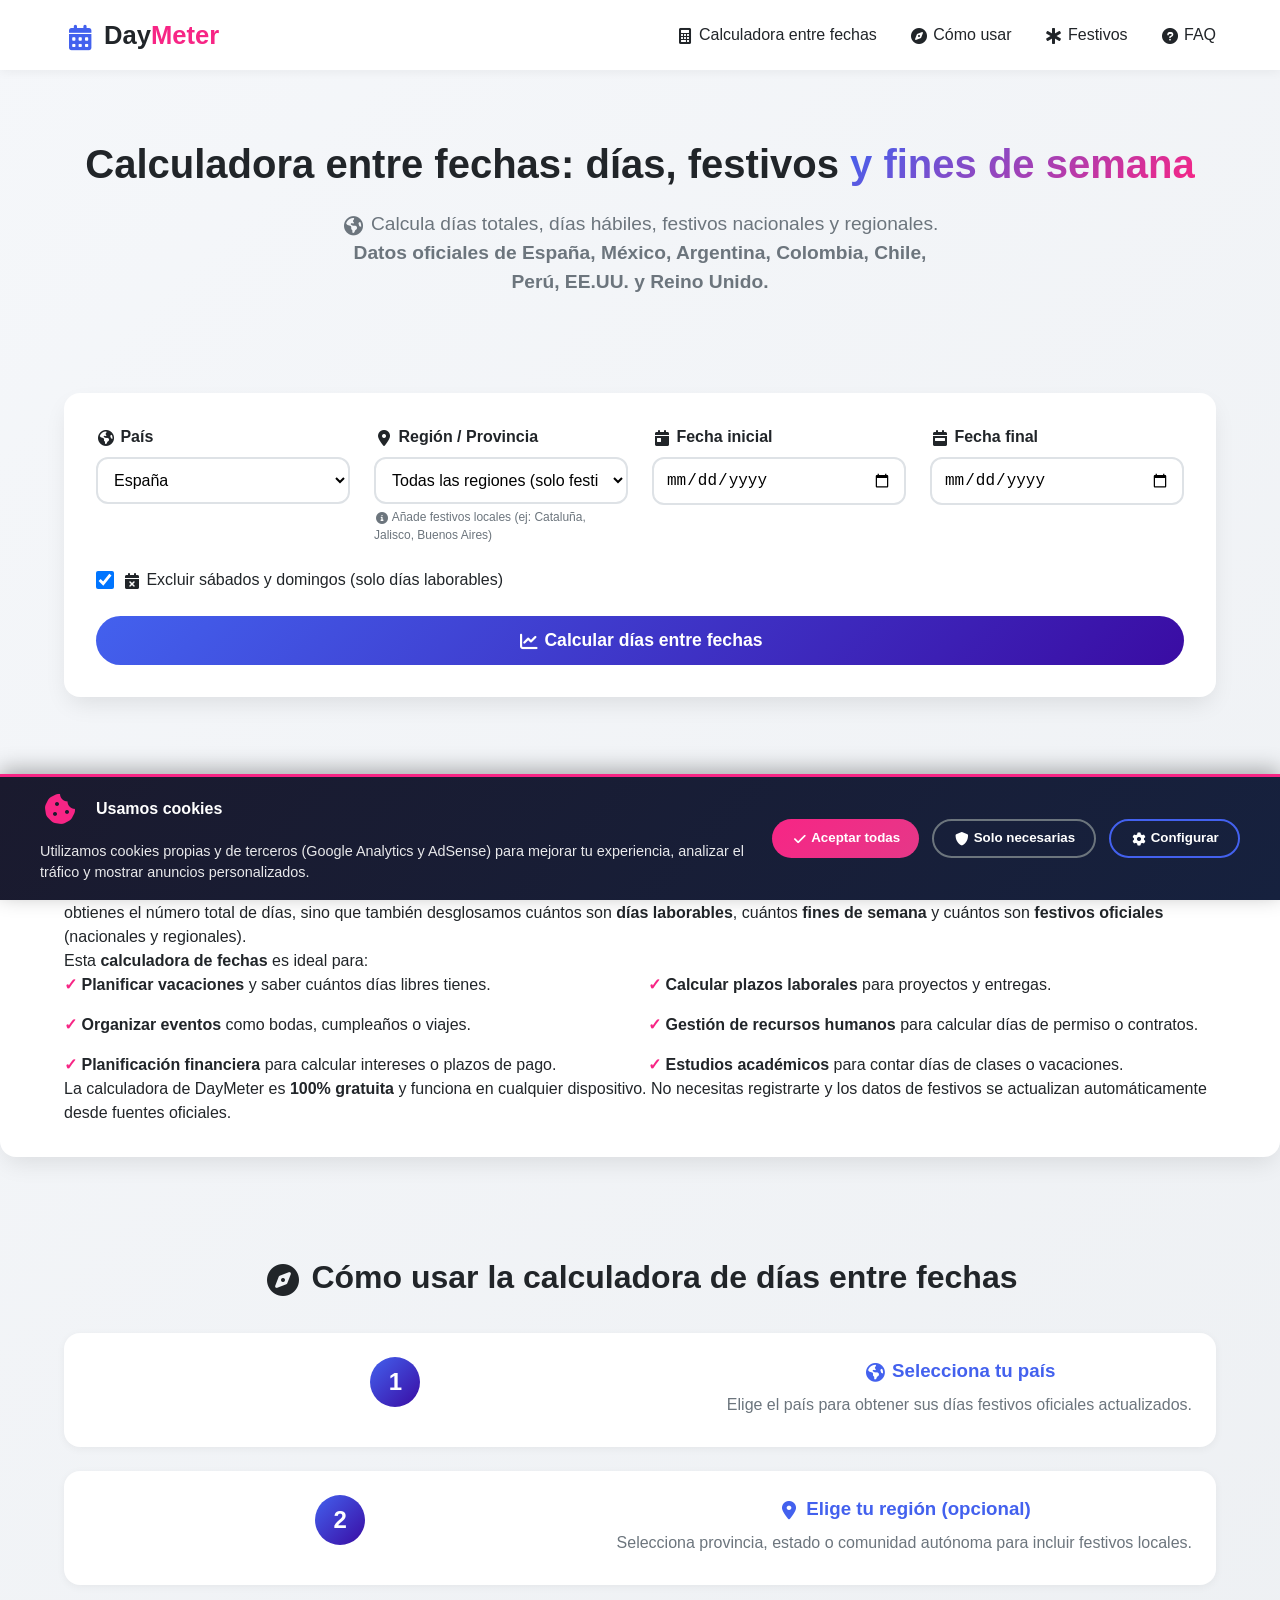
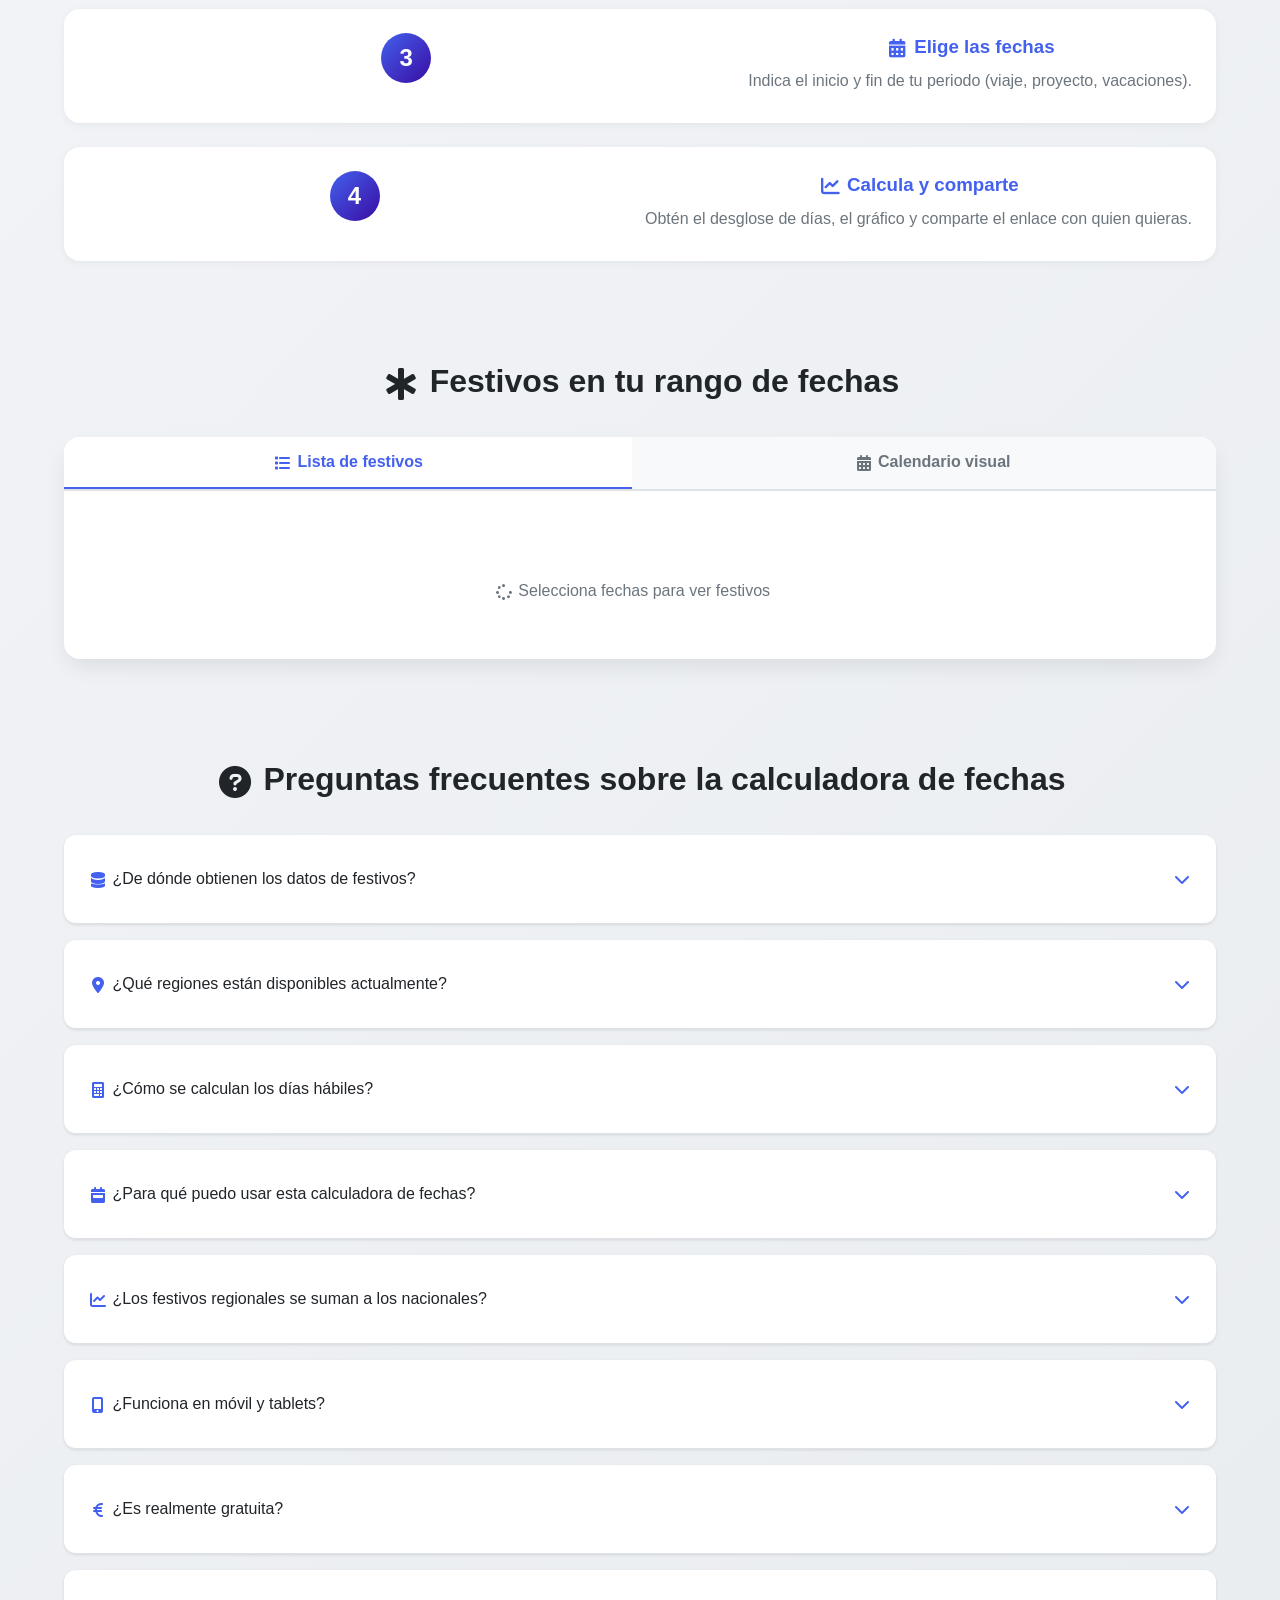
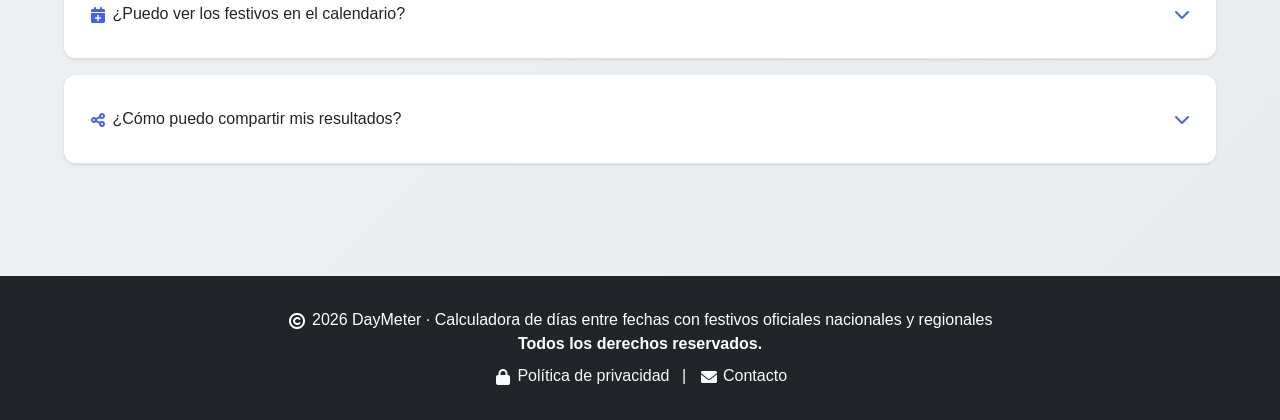
<file: index.html>
<!DOCTYPE html>
<html lang="es">
<head>
    <meta charset="UTF-8">
    <meta name="viewport" content="width=device-width, initial-scale=1.0, viewport-fit=cover">
    <meta name="ezoic-site-verification" content="mnGK2hPmOuLHvIqVi6zP65O6oTI2VU" />
    
    <!-- ==================== SEO: TÍTULO PRINCIPAL ==================== -->
    <!-- Ahora incluye la keyword principal al principio -->
    <title>Calculadora entre fechas: días, festivos y fines de semana | DayMeter</title>
    
    <!-- ==================== SEO: META DESCRIPTION ==================== -->
    <meta name="description" content="Calculadora de días entre fechas. Calcula días totales, festivos oficiales y fines de semana. Ideal para planificar vacaciones, proyectos y viajes. Datos de España, México, Argentina y más.">
    <meta name="keywords" content="calculadora entre fechas, calculadora de fechas, días entre fechas, días laborables, días hábiles, contador de días, calcular días, festivos, fines de semana, DayMeter">
    <meta name="author" content="DayMeter">
    <meta name="robots" content="index, follow, max-snippet:-1, max-image-preview:large">
    <link rel="canonical" href="https://llucantensvintimilla.github.io/DayMeter">
    
    <!-- Favicon -->
    <link rel="icon" type="image/svg+xml" href="data:image/svg+xml,%3Csvg xmlns='http://www.w3.org/2000/svg' viewBox='0 0 24 24' fill='%234361ee'%3E%3Cpath d='M19 3h-1V1h-2v2H8V1H6v2H5c-1.11 0-1.99.9-1.99 2L3 19c0 1.1.89 2 2 2h14c1.1 0 2-.9 2-2V5c0-1.1-.9-2-2-2zm0 16H5V8h14v11zM7 10h5v5H7z'/%3E%3C/svg%3E">
    
    <!-- Open Graph -->
    <meta property="og:title" content="Calculadora entre fechas con festivos oficiales | DayMeter">
    <meta property="og:description" content="Calcula días totales, festivos nacionales y regionales, y fines de semana entre dos fechas. Datos oficiales actualizados.">
    <meta property="og:type" content="website">
    <meta property="og:url" content="https://llucantensvintimilla.github.io/DayMeter">
    <meta property="og:locale" content="es_ES">
    
    <!-- Preconnect a CDNs -->
    <link rel="preconnect" href="https://cdnjs.cloudflare.com" crossorigin>

    <!-- CSS crítico inline (sin cambios) -->
    <style>
        *{margin:0;padding:0;box-sizing:border-box}
        :root{--primario:#4361ee;--primario-oscuro:#3a0ca3;--secundario:#f72585;--fondo:#f8f9fa;--texto:#212529;--gris:#6c757d;--borde:#dee2e6;--sombra:0 10px 25px -5px rgba(0,0,0,.1);--redondo:16px}
        body{font-family:'Segoe UI',Tahoma,Geneva,Verdana,sans-serif;background:linear-gradient(135deg,#f5f7fa 0%,#e9ecef 100%);color:var(--texto);line-height:1.5;min-height:100vh}
        .container{max-width:1200px;margin:0 auto;padding:0 24px}
        .navbar{background:rgba(255,255,255,.95);backdrop-filter:blur(10px);box-shadow:0 2px 10px rgba(0,0,0,.05);position:sticky;top:0;z-index:100}
        .nav-container{max-width:1200px;margin:0 auto;padding:1rem 24px;display:flex;justify-content:space-between;align-items:center}
        .logo{font-size:1.6rem;font-weight:bold}.logo i{color:var(--primario);margin-right:8px}.logo-accent{color:var(--secundario)}
        .nav-menu{display:flex;gap:2rem;list-style:none}.nav-link{text-decoration:none;color:var(--texto);font-weight:500}
        .hamburger{display:none;flex-direction:column;cursor:pointer}.hamburger span{width:25px;height:3px;background:var(--texto);margin:3px 0;border-radius:3px}
        .hero{text-align:center;padding:4rem 0 3rem}.hero h1{font-size:2.5rem;margin-bottom:1rem}.hero p{font-size:1.2rem;color:var(--gris);max-width:700px;margin:0 auto}
        .gradient{background:linear-gradient(135deg,var(--primario),var(--secundario));-webkit-background-clip:text;background-clip:text;color:transparent}
        .section-calculator{padding:3rem 0}
        .card{background:white;border-radius:var(--redondo);box-shadow:var(--sombra);padding:2rem}
        .form-grid{display:grid;grid-template-columns:repeat(auto-fit,minmax(250px,1fr));gap:1.5rem;margin-bottom:1.5rem}
        .input-group label{display:block;margin-bottom:.5rem;font-weight:600}
        .input-group select,.input-group input{width:100%;padding:12px;border:2px solid var(--borde);border-radius:12px;font-size:1rem;background:white;transition:border-color .3s}
        .input-group select:focus,.input-group input:focus{outline:none;border-color:var(--primario)}
        .checkbox-group{display:flex;align-items:center;gap:.5rem;margin:1rem 0 1.5rem}
        .checkbox-group input{width:18px;height:18px;cursor:pointer}
        .btn-principal{background:linear-gradient(135deg,var(--primario),var(--primario-oscuro));color:white;border:none;padding:14px 28px;border-radius:40px;font-size:1.1rem;font-weight:bold;cursor:pointer;width:100%;transition:transform .2s,box-shadow .2s}
        .btn-principal:hover{transform:translateY(-2px);box-shadow:0 10px 20px rgba(67,97,238,.3)}
        .hidden{display:none}
        .help-text{display:block;margin-top:.25rem;font-size:.75rem;color:var(--gris)}
        /* ===== SEO: Mejora de legibilidad en resultados ===== */
        .resultados .stats-grid{display:grid;grid-template-columns:repeat(auto-fit,minmax(150px,1fr));gap:1rem;margin:2rem 0}
        .stat-card{background:var(--fondo);border-radius:12px;padding:1.5rem;text-align:center}
        .stat-number{font-size:2.2rem;font-weight:bold;display:block;color:var(--primario)}
        .stat-label{font-size:.9rem;color:var(--gris)}
        .nota{background:#f1f3f5;padding:1rem;border-radius:8px;font-size:.9rem;color:var(--gris);margin:1rem 0}
        .grafico-wrapper{max-width:100%;height:auto;margin:2rem 0}
        .compartir-card{background:#f8f9fa;padding:1.5rem;border-radius:12px;margin-top:2rem}
        .botones-compartir{display:flex;flex-wrap:wrap;gap:.75rem;margin-top:1rem}
        .btn-compartir{padding:.6rem 1.2rem;border:none;border-radius:40px;font-weight:600;cursor:pointer;transition:all .2s}
        .btn-compartir.whatsapp{background:#25D366;color:white}
        .btn-compartir.twitter{background:#1DA1F2;color:white}
        .btn-compartir.copiar{background:#6c757d;color:white}
        .btn-compartir:hover{transform:scale(1.05);opacity:.9}
        /* ===== SEO: Estilos para bloques de texto ===== */
        .seo-text-block{background:white;border-radius:var(--redondo);padding:2rem;margin:3rem 0;box-shadow:var(--sombra)}
        .seo-text-block h2{color:var(--primario);margin-bottom:1rem}
        .seo-text-block ul{list-style:none;padding:0;display:grid;grid-template-columns:1fr 1fr;gap:1rem}
        .seo-text-block ul li::before{content:"✓ ";color:var(--secundario);font-weight:bold}
        @media(max-width:768px){
            .hero h1{font-size:1.8rem}.hero p{font-size:1rem}
            .hamburger{display:flex}
            .nav-menu{position:fixed;left:-100%;top:70px;flex-direction:column;background:white;width:100%;text-align:center;padding:2rem 0;transition:.3s;box-shadow:0 10px 20px rgba(0,0,0,.1)}
            .nav-menu.activo{left:0}
            .card{padding:1.5rem}
            .seo-text-block ul{grid-template-columns:1fr}
        }
        i.fas,i.far,i.fab{display:inline-block;width:1.25em;text-align:center;vertical-align:-.125em;line-height:1}
        .tab-boton{border-bottom:2px solid transparent}
        /* ===== SEO: Estilos sección "Cómo usar" y FAQ ===== */
        .section-title{font-size:2rem;margin-bottom:2rem;text-align:center;color:var(--texto)}
        .pasos-verticales{display:grid;grid-template-columns:repeat(auto-fit,minmax(200px,1fr));gap:2rem}
        .paso{text-align:center;padding:1.5rem;background:white;border-radius:var(--redondo);box-shadow:var(--sombra)}
        .paso-numero{background:var(--primario);color:white;width:40px;height:40px;border-radius:50%;display:flex;align-items:center;justify-content:center;font-weight:bold;margin:0 auto 1rem}
        .paso-contenido h3{margin-bottom:.5rem}
        .faq-acordeon .faq-item{border-bottom:1px solid var(--borde);padding:1rem 0}
        .faq-pregunta{display:flex;justify-content:space-between;align-items:center;cursor:pointer}
        .faq-pregunta h3{font-size:1.1rem;font-weight:500}
        .faq-pregunta i{transition:transform .3s;color:var(--primario)}
        .faq-respuesta{max-height:0;overflow:hidden;transition:max-height .3s ease;padding-top:0}
        .faq-item.abierto .faq-respuesta{max-height:300px;padding-top:1rem}
        .faq-item.abierto .faq-pregunta i{transform:rotate(180deg)}
        .footer{background:#212529;color:white;padding:2rem 0;margin-top:3rem;text-align:center}
        .footer a{color:var(--secundario);text-decoration:none}
        .footer-links{margin-top:.5rem}
        /* ===== SEO: Estilos para pestañas de festivos ===== */
        .tabs-header{display:flex;gap:1rem;border-bottom:2px solid var(--borde);margin-bottom:2rem}
        .tab-boton{padding:.75rem 1.5rem;background:none;border:none;font-weight:600;cursor:pointer;color:var(--gris)}
        .tab-boton.activo{color:var(--primario);border-bottom:2px solid var(--primario)}
        .tab-contenido{display:none}
        .tab-contenido.activo{display:block}
        .lista-festivos{max-height:400px;overflow-y:auto;padding-right:1rem}
        .lista-festivos .festivo-item{display:flex;justify-content:space-between;padding:.75rem 0;border-bottom:1px solid #f1f3f5}
        .calendario-widget{max-width:700px;margin:0 auto;background:white;padding:1.5rem;border-radius:var(--redondo);box-shadow:var(--sombra)}
        .calendario-header{display:flex;justify-content:space-between;align-items:center;margin-bottom:1rem}
        .calendario-semana{display:grid;grid-template-columns:repeat(7,1fr);text-align:center;font-weight:bold;color:var(--gris);margin-bottom:.5rem}
        .calendario-dias{display:grid;grid-template-columns:repeat(7,1fr);gap:4px;text-align:center}
        .calendario-dias .dia{padding:.5rem;border-radius:8px;cursor:default;font-size:.9rem}
        .calendario-dias .dia.festivo{background:#f72585;color:white}
        .calendario-dias .dia.finde{background:#e9ecef;color:var(--gris)}
        .calendario-leyenda{display:flex;justify-content:center;gap:2rem;margin-top:1rem;font-size:.9rem}
        .punto{display:inline-block;width:12px;height:12px;border-radius:50%;margin-right:.3rem}
        .punto-festivo{background:#f72585}
        .punto-finde{background:#e9ecef}
        .punto-normal{background:#4361ee}
    </style>

    <!-- styles.css: carga asíncrona -->
    <link rel="preload" href="styles.css" as="style" onload="this.onload=null;this.rel='stylesheet'">
    <noscript><link rel="stylesheet" href="styles.css"></noscript>
    <!-- Font Awesome: carga asíncrona -->
    <link rel="preload" href="https://cdnjs.cloudflare.com/ajax/libs/font-awesome/6.0.0-beta3/css/all.min.css" as="style" onload="this.onload=null;this.rel='stylesheet'">
    <noscript><link rel="stylesheet" href="https://cdnjs.cloudflare.com/ajax/libs/font-awesome/6.0.0-beta3/css/all.min.css"></noscript>
    
    <!-- ==================== SEO: STRUCTURED DATA MEJORADO ==================== -->
    <script type="application/ld+json">
    {
      "@context": "https://schema.org",
      "@type": "WebApplication",
      "name": "DayMeter - Calculadora entre fechas",
      "description": "Calcula días totales, festivos y fines de semana entre dos fechas. Incluye festivos nacionales y regionales de múltiples países.",
      "url": "https://llucantensvintimilla.github.io/DayMeter",
      "applicationCategory": "UtilitiesApplication",
      "operatingSystem": "All",
      "inLanguage": "es",
      "browserRequirements": "Requiere JavaScript",
      "offers": {
        "@type": "Offer",
        "price": "0",
        "priceCurrency": "EUR"
      },
      "aggregateRating": {
        "@type": "AggregateRating",
        "ratingValue": "4.8",
        "ratingCount": "120"
      },
      "potentialAction": {
        "@type": "SearchAction",
        "target": "https://llucantensvintimilla.github.io/DayMeter?fechaInicio={start_date}&fechaFin={end_date}",
        "query-input": "required name=start_date; required name=end_date"
      }
    }
    </script>
    
</head>
<body>

<nav class="navbar">
    <div class="nav-container">
        <div class="logo"><i class="fas fa-calendar-alt"></i><span>Day<span class="logo-accent">Meter</span></span></div>
        <ul class="nav-menu">
            <li><a href="#calculadora" class="nav-link"><i class="fas fa-calculator"></i> Calculadora entre fechas</a></li>
            <li><a href="#como-usar" class="nav-link"><i class="fas fa-compass"></i> Cómo usar</a></li>
            <li><a href="#festivos" class="nav-link"><i class="fas fa-star-of-life"></i> Festivos</a></li>
            <li><a href="#faq" class="nav-link"><i class="fas fa-question-circle"></i> FAQ</a></li>
        </ul>
        <div class="hamburger"><span></span><span></span><span></span></div>
    </div>
</nav>

<header class="hero">
    <div class="container">
        <!-- ==================== SEO: H1 PRINCIPAL ==================== -->
        <h1>Calculadora entre fechas: días, festivos <span class="gradient">y fines de semana</span></h1>
        <!-- ==================== SEO: TEXTO DE SOPORTE ==================== -->
        <p><i class="fas fa-globe-americas"></i> Calcula días totales, días hábiles, festivos nacionales y regionales. <strong>Datos oficiales de España, México, Argentina, Colombia, Chile, Perú, EE.UU. y Reino Unido.</strong></p>
    </div>
</header>

<main>
    <section id="calculadora" class="section-calculator">
        <div class="container">
            <div class="card">
                <div class="form-grid">
                    <div class="input-group">
                        <label for="paisSelect"><i class="fas fa-globe-americas"></i> País</label>
                        <select id="paisSelect">
                            <option value="ES">España</option>
                            <option value="MX">México</option>
                            <option value="AR">Argentina</option>
                            <option value="CO">Colombia</option>
                            <option value="CL">Chile</option>
                            <option value="PE">Perú</option>
                            <option value="US">Estados Unidos</option>
                            <option value="GB">Reino Unido</option>
                        </select>
                    </div>
                    <div class="input-group">
                        <label for="regionSelect"><i class="fas fa-map-marker-alt"></i> Región / Provincia</label>
                        <select id="regionSelect" disabled><option value="">Selecciona país primero</option></select>
                        <small class="help-text"><i class="fas fa-info-circle"></i> Añade festivos locales (ej: Cataluña, Jalisco, Buenos Aires)</small>
                    </div>
                    <div class="input-group">
                        <label for="fechaInicio"><i class="fas fa-calendar-day"></i> Fecha inicial</label>
                        <input type="date" id="fechaInicio" value="2026-06-01">
                    </div>
                    <div class="input-group">
                        <label for="fechaFin"><i class="fas fa-calendar-week"></i> Fecha final</label>
                        <input type="date" id="fechaFin" value="2026-12-31">
                    </div>
                </div>
                <div class="checkbox-group">
                    <input type="checkbox" id="excluirFindes" checked>
                    <label for="excluirFindes"><i class="fas fa-calendar-times"></i> Excluir sábados y domingos (solo días laborables)</label>
                </div>
                <!-- ==================== SEO: BOTÓN CON KEYWORDS ==================== -->
                <button id="calcularBtn" class="btn-principal"><i class="fas fa-chart-line"></i> Calcular días entre fechas</button>
                
                <div id="resultadosPanel" class="resultados hidden">
                    <div class="stats-grid">
                        <div class="stat-card"><span class="stat-number" id="totalDias">0</span><span class="stat-label"><i class="fas fa-calendar-alt"></i> Días totales</span></div>
                        <div class="stat-card"><span class="stat-number" id="totalFestivos">0</span><span class="stat-label"><i class="fas fa-gift"></i> Días festivos</span></div>
                        <div class="stat-card"><span class="stat-number" id="totalFindes">0</span><span class="stat-label"><i class="fas fa-home"></i> Fines de semana</span></div>
                        <div class="stat-card"><span class="stat-number" id="diasHabiles">0</span><span class="stat-label"><i class="fas fa-briefcase"></i> Días hábiles</span></div>
                    </div>
                    <p class="nota"><i class="fas fa-info-circle"></i> <strong>Días hábiles</strong> = días laborables (lunes a viernes) que <strong>no son festivos</strong> (nacionales + regionales) y <strong>no son fines de semana</strong>.</p>
                    <div class="grafico-wrapper"><canvas id="graficoDias" width="400" height="200"></canvas></div>
                    <div class="compartir-card">
                        <h4><i class="fas fa-share-alt"></i> Compartir resultado</h4>
                        <div class="botones-compartir">
                            <button id="compartirWA" class="btn-compartir whatsapp"><i class="fab fa-whatsapp"></i> WhatsApp</button>
                            <button id="compartirTW" class="btn-compartir twitter"><i class="fab fa-twitter"></i> Twitter</button>
                            <button id="copiarLink" class="btn-compartir copiar"><i class="fas fa-link"></i> Copiar enlace</button>
                        </div>
                        <div id="vistaPrevia" class="vista-previa hidden">
                            <p id="mensajeResumen"></p>
                            <a href="#" id="verFestivosLink"><i class="fas fa-calendar-check"></i> Ver qué días son festivos →</a>
                        </div>
                    </div>
                </div>
            </div>
        </div>
    </section>
    
    <!-- ==================== SEO: BLOQUE DE TEXTO RICO ==================== -->
    <section class="seo-text-block">
        <div class="container">
            <h2>¿Qué es una calculadora entre fechas y para qué sirve?</h2>
            <p>Una <strong>calculadora entre fechas</strong> es una herramienta que te permite conocer la diferencia exacta en días entre dos momentos del tiempo. Con DayMeter, no solo obtienes el número total de días, sino que también desglosamos cuántos son <strong>días laborables</strong>, cuántos <strong>fines de semana</strong> y cuántos son <strong>festivos oficiales</strong> (nacionales y regionales).</p>
            <p>Esta <strong>calculadora de fechas</strong> es ideal para:</p>
            <ul>
                <li><strong>Planificar vacaciones</strong> y saber cuántos días libres tienes.</li>
                <li><strong>Calcular plazos laborales</strong> para proyectos y entregas.</li>
                <li><strong>Organizar eventos</strong> como bodas, cumpleaños o viajes.</li>
                <li><strong>Gestión de recursos humanos</strong> para calcular días de permiso o contratos.</li>
                <li><strong>Planificación financiera</strong> para calcular intereses o plazos de pago.</li>
                <li><strong>Estudios académicos</strong> para contar días de clases o vacaciones.</li>
            </ul>
            <p>La calculadora de DayMeter es <strong>100% gratuita</strong> y funciona en cualquier dispositivo. No necesitas registrarte y los datos de festivos se actualizan automáticamente desde fuentes oficiales.</p>
        </div>
    </section>
    
    <section id="como-usar" class="section-howto">
        <div class="container">
            <!-- ==================== SEO: TÍTULO CON KEYWORDS ==================== -->
            <h2 class="section-title"><i class="fas fa-compass"></i> Cómo usar la calculadora de días entre fechas</h2>
            <div class="pasos-verticales">
                <div class="paso"><div class="paso-numero">1</div><div class="paso-contenido"><h3><i class="fas fa-globe-americas"></i> Selecciona tu país</h3><p>Elige el país para obtener sus días festivos oficiales actualizados.</p></div></div>
                <div class="paso"><div class="paso-numero">2</div><div class="paso-contenido"><h3><i class="fas fa-map-marker-alt"></i> Elige tu región (opcional)</h3><p>Selecciona provincia, estado o comunidad autónoma para incluir festivos locales.</p></div></div>
                <div class="paso"><div class="paso-numero">3</div><div class="paso-contenido"><h3><i class="fas fa-calendar-alt"></i> Elige las fechas</h3><p>Indica el inicio y fin de tu periodo (viaje, proyecto, vacaciones).</p></div></div>
                <div class="paso"><div class="paso-numero">4</div><div class="paso-contenido"><h3><i class="fas fa-chart-line"></i> Calcula y comparte</h3><p>Obtén el desglose de días, el gráfico y comparte el enlace con quien quieras.</p></div></div>
            </div>
        </div>
    </section>
    
    <section id="festivos" class="section-festivos">
        <div class="container">
            <h2 class="section-title"><i class="fas fa-star-of-life"></i> Festivos en tu rango de fechas</h2>
            <div class="tabs-container">
                <div class="tabs-header">
                    <button class="tab-boton activo" data-tab="lista"><i class="fas fa-list"></i> Lista de festivos</button>
                    <button class="tab-boton" data-tab="calendario"><i class="fas fa-calendar-alt"></i> Calendario visual</button>
                </div>
                <div class="tab-contenido activo" id="tab-lista">
                    <div id="listaFestivos" class="lista-festivos"><p class="cargando"><i class="fas fa-spinner fa-pulse"></i> Selecciona fechas para ver festivos</p></div>
                </div>
                <div class="tab-contenido" id="tab-calendario">
                    <div class="calendario-widget">
                        <div class="calendario-header">
                            <button id="mesAnterior"><i class="fas fa-chevron-left"></i></button>
                            <span id="mesActual"></span>
                            <button id="mesSiguiente"><i class="fas fa-chevron-right"></i></button>
                        </div>
                        <div class="calendario-semana"><span>Lun</span><span>Mar</span><span>Mié</span><span>Jue</span><span>Vie</span><span>Sáb</span><span>Dom</span></div>
                        <div id="calendarioDias" class="calendario-dias"></div>
                        <div class="calendario-leyenda">
                            <span><span class="punto punto-festivo"></span> Festivo</span>
                            <span><span class="punto punto-finde"></span> Fin de semana</span>
                            <span><span class="punto punto-normal"></span> Día normal</span>
                        </div>
                    </div>
                </div>
            </div>
        </div>
    </section>
    
    <section id="faq" class="section-faq">
        <div class="container">
            <h2 class="section-title"><i class="fas fa-question-circle"></i> Preguntas frecuentes sobre la calculadora de fechas</h2>
            <div class="faq-acordeon">
                <div class="faq-item"><div class="faq-pregunta"><h3><i class="fas fa-database"></i> ¿De dónde obtienen los datos de festivos?</h3><i class="fas fa-chevron-down"></i></div><div class="faq-respuesta"><p>Utilizamos la API oficial <strong>Nager.Date</strong>, que recopila información directamente de los gobiernos y organismos oficiales de cada país. Los datos incluyen festivos nacionales, regionales y locales.</p></div></div>
                <div class="faq-item"><div class="faq-pregunta"><h3><i class="fas fa-map-marker-alt"></i> ¿Qué regiones están disponibles actualmente?</h3><i class="fas fa-chevron-down"></i></div><div class="faq-respuesta"><p><strong>España:</strong> todas las 17 comunidades autónomas + Ceuta y Melilla. <strong>México:</strong> los 32 estados. <strong>Argentina:</strong> las 23 provincias + CABA. <strong>Colombia, Chile, Perú, EE.UU. y Reino Unido:</strong> próximamente más regiones.</p></div></div>
                <div class="faq-item"><div class="faq-pregunta"><h3><i class="fas fa-calculator"></i> ¿Cómo se calculan los días hábiles?</h3><i class="fas fa-chevron-down"></i></div><div class="faq-respuesta"><p>Los <strong>días hábiles</strong> son los días laborables de lunes a viernes que <strong>no son festivos</strong> (ni nacionales ni regionales) y <strong>no son fines de semana</strong>.</p></div></div>
                <div class="faq-item"><div class="faq-pregunta"><h3><i class="fas fa-calendar-week"></i> ¿Para qué puedo usar esta calculadora de fechas?</h3><i class="fas fa-chevron-down"></i></div><div class="faq-respuesta"><p>Es ideal para planificar vacaciones, calcular plazos laborales, organizar viajes, planificar bodas o eventos, y calcular días de permiso.</p></div></div>
                <div class="faq-item"><div class="faq-pregunta"><h3><i class="fas fa-chart-line"></i> ¿Los festivos regionales se suman a los nacionales?</h3><i class="fas fa-chevron-down"></i></div><div class="faq-respuesta"><p><strong>Sí</strong>. Si seleccionas una región, el contador suma los festivos nacionales más los festivos exclusivos de esa región.</p></div></div>
                <div class="faq-item"><div class="faq-pregunta"><h3><i class="fas fa-mobile-alt"></i> ¿Funciona en móvil y tablets?</h3><i class="fas fa-chevron-down"></i></div><div class="faq-respuesta"><p>Sí, DayMeter es <strong>100% responsive</strong> y se adapta a cualquier dispositivo.</p></div></div>
                <div class="faq-item"><div class="faq-pregunta"><h3><i class="fas fa-euro-sign"></i> ¿Es realmente gratuita?</h3><i class="fas fa-chevron-down"></i></div><div class="faq-respuesta"><p><strong>Sí, 100% gratuita</strong>. No necesitas registrarte, no hay límites de uso.</p></div></div>
                <div class="faq-item"><div class="faq-pregunta"><h3><i class="fas fa-calendar-plus"></i> ¿Puedo ver los festivos en el calendario?</h3><i class="fas fa-chevron-down"></i></div><div class="faq-respuesta"><p>Sí, en la pestaña <strong>"Calendario visual"</strong> puedes ver todos los días del mes con <strong>puntitos de colores</strong>. Al pasar el ratón, verás el nombre del festivo.</p></div></div>
                <div class="faq-item"><div class="faq-pregunta"><h3><i class="fas fa-share-alt"></i> ¿Cómo puedo compartir mis resultados?</h3><i class="fas fa-chevron-down"></i></div><div class="faq-respuesta"><p>Usa los botones de <strong>WhatsApp, Twitter o copiar enlace</strong>. El enlace incluye automáticamente el país, la región y las fechas.</p></div></div>
            </div>
        </div>
    </section>
</main>

<footer class="footer">
    <div class="container">
        <p><i class="far fa-copyright"></i> 2026 DayMeter · Calculadora de días entre fechas con festivos oficiales nacionales y regionales</p>
        <p><strong>Todos los derechos reservados.</strong></p>
        <p class="footer-links">
            <a href="privacidad.html"><i class="fas fa-lock"></i> Política de privacidad</a> | 
            <a href="https://mail.google.com/mail/?view=cm&fs=1&to=llucantensvintimilla@gmail.com" target="_blank" rel="noopener noreferrer">
                <i class="fas fa-envelope"></i> Contacto
            </a>
        </p>
    </div>
</footer>

<script src="regiones.js" defer></script>
<script src="holidays-api.js" defer></script>
<script src="script.js" defer></script>
<script src="cookie-consent.js" defer></script>

</body>
</html>
</file>
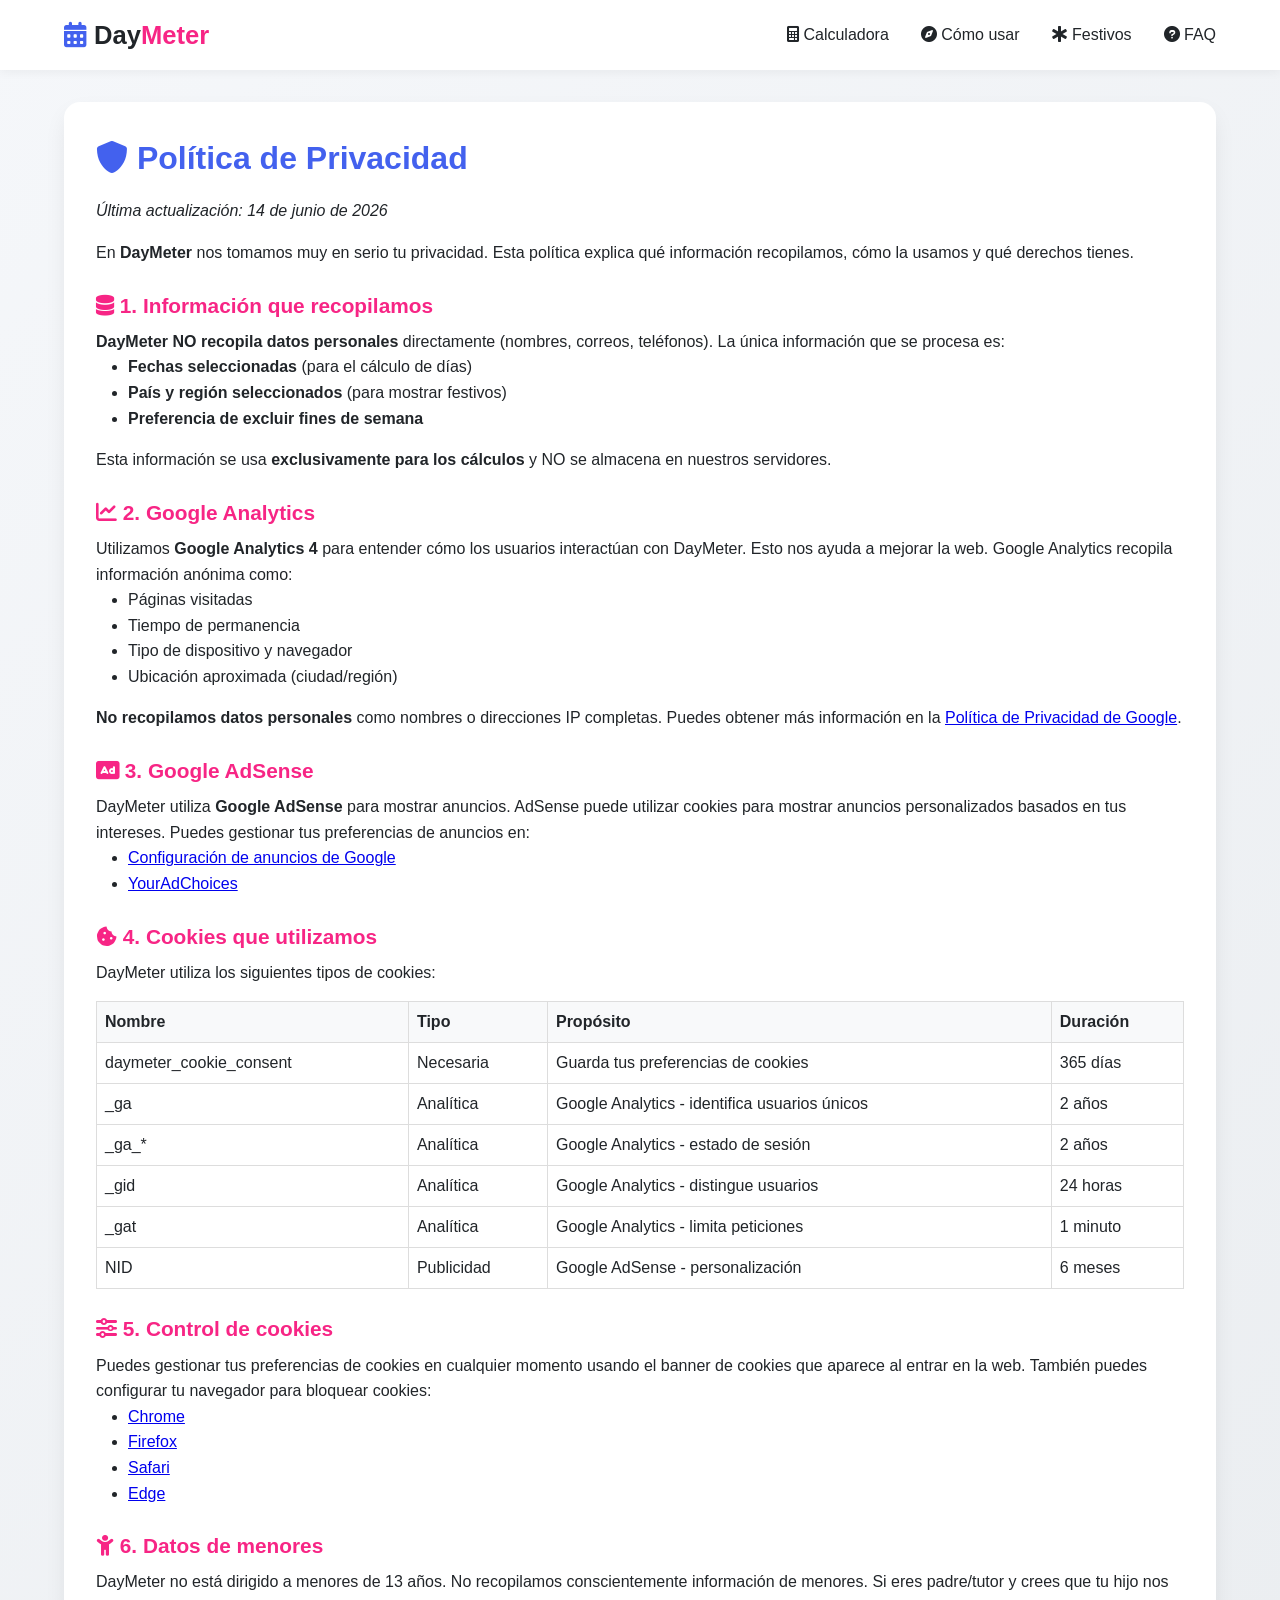
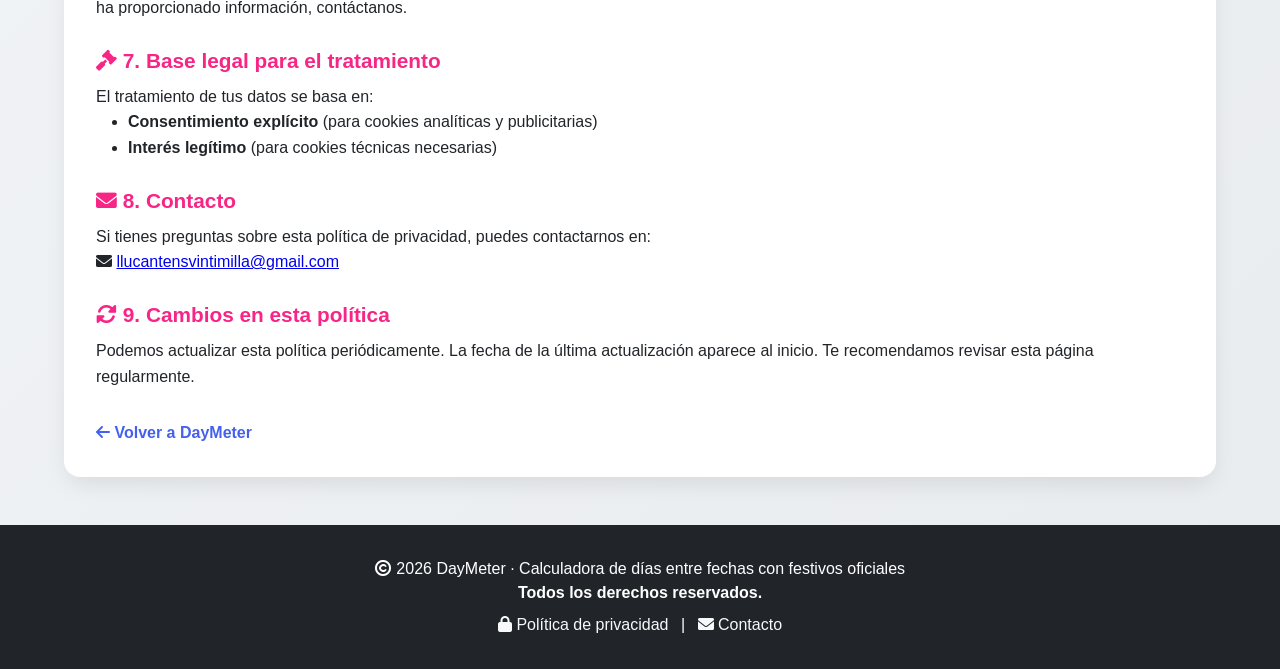
<file: privacidad.html>
<!DOCTYPE html>
<html lang="es">
<head>
    <meta charset="UTF-8">
    <meta name="viewport" content="width=device-width, initial-scale=1.0">
    <title>Política de Privacidad | DayMeter</title>
    <meta name="description" content="Política de privacidad de DayMeter. Información sobre el tratamiento de datos, Google Analytics y AdSense.">
    <link rel="icon" type="image/svg+xml" href="data:image/svg+xml,%3Csvg xmlns='http://www.w3.org/2000/svg' viewBox='0 0 24 24' fill='%234361ee'%3E%3Cpath d='M19 3h-1V1h-2v2H8V1H6v2H5c-1.11 0-1.99.9-1.99 2L3 19c0 1.1.89 2 2 2h14c1.1 0 2-.9 2-2V5c0-1.1-.9-2-2-2zm0 16H5V8h14v11zM7 10h5v5H7z'/%3E%3C/svg%3E">
    <link rel="stylesheet" href="styles.css">
    <link rel="stylesheet" href="https://cdnjs.cloudflare.com/ajax/libs/font-awesome/6.0.0-beta3/css/all.min.css">
    <style>
        .legal-content {
            background: white;
            border-radius: 16px;
            padding: 2rem;
            margin: 2rem 0;
            box-shadow: 0 10px 25px -5px rgba(0,0,0,0.1);
        }
        .legal-content h1 {
            color: var(--primario);
            margin-bottom: 1rem;
        }
        .legal-content h2 {
            color: var(--secundario);
            margin: 1.5rem 0 0.5rem;
            font-size: 1.3rem;
        }
        .legal-content p, .legal-content li {
            color: var(--texto);
            line-height: 1.6;
        }
        .legal-content ul {
            margin-left: 2rem;
            margin-bottom: 1rem;
        }
        .last-updated {
            color: var(--gris);
            font-style: italic;
            margin-bottom: 1rem;
        }
        .back-link {
            display: inline-block;
            margin-top: 2rem;
            color: var(--primario);
            text-decoration: none;
            font-weight: bold;
        }
        .back-link:hover {
            text-decoration: underline;
        }
        .cookie-table {
            width: 100%;
            border-collapse: collapse;
            margin: 1rem 0;
        }
        .cookie-table th, .cookie-table td {
            border: 1px solid #ddd;
            padding: 8px;
            text-align: left;
        }
        .cookie-table th {
            background: var(--fondo);
        }
    </style>
</head>
<body>

<nav class="navbar">
    <div class="nav-container">
        <div class="logo"><i class="fas fa-calendar-alt"></i><span>Day<span class="logo-accent">Meter</span></span></div>
        <ul class="nav-menu">
            <li><a href="index.html#calculadora" class="nav-link"><i class="fas fa-calculator"></i> Calculadora</a></li>
            <li><a href="index.html#como-usar" class="nav-link"><i class="fas fa-compass"></i> Cómo usar</a></li>
            <li><a href="index.html#festivos" class="nav-link"><i class="fas fa-star-of-life"></i> Festivos</a></li>
            <li><a href="index.html#faq" class="nav-link"><i class="fas fa-question-circle"></i> FAQ</a></li>
        </ul>
        <div class="hamburger"><span></span><span></span><span></span></div>
    </div>
</nav>

<main>
    <div class="container">
        <div class="legal-content">
            <h1><i class="fas fa-shield-alt"></i> Política de Privacidad</h1>
            <p class="last-updated">Última actualización: 14 de junio de 2026</p>
            
            <p>En <strong>DayMeter</strong> nos tomamos muy en serio tu privacidad. Esta política explica qué información recopilamos, cómo la usamos y qué derechos tienes.</p>
            
            <h2><i class="fas fa-database"></i> 1. Información que recopilamos</h2>
            <p><strong>DayMeter NO recopila datos personales</strong> directamente (nombres, correos, teléfonos). La única información que se procesa es:</p>
            <ul>
                <li><strong>Fechas seleccionadas</strong> (para el cálculo de días)</li>
                <li><strong>País y región seleccionados</strong> (para mostrar festivos)</li>
                <li><strong>Preferencia de excluir fines de semana</strong></li>
            </ul>
            <p>Esta información se usa <strong>exclusivamente para los cálculos</strong> y NO se almacena en nuestros servidores.</p>
            
            <h2><i class="fas fa-chart-line"></i> 2. Google Analytics</h2>
            <p>Utilizamos <strong>Google Analytics 4</strong> para entender cómo los usuarios interactúan con DayMeter. Esto nos ayuda a mejorar la web. Google Analytics recopila información anónima como:</p>
            <ul>
                <li>Páginas visitadas</li>
                <li>Tiempo de permanencia</li>
                <li>Tipo de dispositivo y navegador</li>
                <li>Ubicación aproximada (ciudad/región)</li>
            </ul>
            <p><strong>No recopilamos datos personales</strong> como nombres o direcciones IP completas. Puedes obtener más información en la <a href="https://policies.google.com/privacy" target="_blank">Política de Privacidad de Google</a>.</p>
            
            <h2><i class="fas fa-ad"></i> 3. Google AdSense</h2>
            <p>DayMeter utiliza <strong>Google AdSense</strong> para mostrar anuncios. AdSense puede utilizar cookies para mostrar anuncios personalizados basados en tus intereses. Puedes gestionar tus preferencias de anuncios en:</p>
            <ul>
                <li><a href="https://adssettings.google.com" target="_blank">Configuración de anuncios de Google</a></li>
                <li><a href="https://optout.aboutads.info" target="_blank">YourAdChoices</a></li>
            </ul>
            
            <h2><i class="fas fa-cookie-bite"></i> 4. Cookies que utilizamos</h2>
            <p>DayMeter utiliza los siguientes tipos de cookies:</p>
            <table class="cookie-table">
                <thead>
                    <tr><th>Nombre</th><th>Tipo</th><th>Propósito</th><th>Duración</th></tr>
                </thead>
                <tbody>
                    <tr><td>daymeter_cookie_consent</td><td>Necesaria</td><td>Guarda tus preferencias de cookies</td><td>365 días</td></tr>
                    <tr><td>_ga</td><td>Analítica</td><td>Google Analytics - identifica usuarios únicos</td><td>2 años</td></tr>
                    <tr><td>_ga_*</td><td>Analítica</td><td>Google Analytics - estado de sesión</td><td>2 años</td></tr>
                    <tr><td>_gid</td><td>Analítica</td><td>Google Analytics - distingue usuarios</td><td>24 horas</td></tr>
                    <tr><td>_gat</td><td>Analítica</td><td>Google Analytics - limita peticiones</td><td>1 minuto</td></tr>
                    <tr><td>NID</td><td>Publicidad</td><td>Google AdSense - personalización</td><td>6 meses</td></tr>
                </tbody>
            </table>
            
            <h2><i class="fas fa-sliders-h"></i> 5. Control de cookies</h2>
            <p>Puedes gestionar tus preferencias de cookies en cualquier momento usando el banner de cookies que aparece al entrar en la web. También puedes configurar tu navegador para bloquear cookies:</p>
            <ul>
                <li><a href="https://support.google.com/chrome/answer/95647" target="_blank">Chrome</a></li>
                <li><a href="https://support.mozilla.org/es/kb/habilitar-y-deshabilitar-cookies-sitios-web" target="_blank">Firefox</a></li>
                <li><a href="https://support.apple.com/es-es/guide/safari/sfri11471/mac" target="_blank">Safari</a></li>
                <li><a href="https://support.microsoft.com/es-es/windows/eliminar-y-administrar-cookies-168dab11-0753-043d-7e16-ede5947fc64d" target="_blank">Edge</a></li>
            </ul>
            
            <h2><i class="fas fa-child"></i> 6. Datos de menores</h2>
            <p>DayMeter no está dirigido a menores de 13 años. No recopilamos conscientemente información de menores. Si eres padre/tutor y crees que tu hijo nos ha proporcionado información, contáctanos.</p>
            
            <h2><i class="fas fa-gavel"></i> 7. Base legal para el tratamiento</h2>
            <p>El tratamiento de tus datos se basa en:</p>
            <ul>
                <li><strong>Consentimiento explícito</strong> (para cookies analíticas y publicitarias)</li>
                <li><strong>Interés legítimo</strong> (para cookies técnicas necesarias)</li>
            </ul>
            
            <h2><i class="fas fa-envelope"></i> 8. Contacto</h2>
            <p>Si tienes preguntas sobre esta política de privacidad, puedes contactarnos en:</p>
            <p><i class="fas fa-envelope"></i> <a href="mailto:llucantensvintimilla@gmail.com">llucantensvintimilla@gmail.com</a></p>
            
            <h2><i class="fas fa-sync-alt"></i> 9. Cambios en esta política</h2>
            <p>Podemos actualizar esta política periódicamente. La fecha de la última actualización aparece al inicio. Te recomendamos revisar esta página regularmente.</p>
            
            <a href="index.html" class="back-link"><i class="fas fa-arrow-left"></i> Volver a DayMeter</a>
        </div>
    </div>
</main>

<footer class="footer">
    <div class="container">
        <p><i class="far fa-copyright"></i> 2026 DayMeter · Calculadora de días entre fechas con festivos oficiales</p>
        <p><strong>Todos los derechos reservados.</strong></p>
        <p class="footer-links">
            <a href="privacidad.html"><i class="fas fa-lock"></i> Política de privacidad</a> | 
            <a href="https://mail.google.com/mail/?view=cm&fs=1&to=llucantensvintimilla@gmail.com" target="_blank" rel="noopener noreferrer">
                <i class="fas fa-envelope"></i> Contacto
            </a>
        </p>
    </div>
</footer>

<script>
    // Hamburguesa
    document.querySelector('.hamburger')?.addEventListener('click', () => {
        document.querySelector('.nav-menu')?.classList.toggle('activo');
    });
</script>
</body>
</html>
</file>
<file: styles.css>
/* ===== RESET Y VARIABLES ===== */
* {
    margin: 0;
    padding: 0;
    box-sizing: border-box;
}

:root {
    --primario: #4361ee;
    --primario-oscuro: #3a0ca3;
    --secundario: #f72585;
    --fondo: #f8f9fa;
    --texto: #212529;
    --gris: #6c757d;
    --exito: #4caf50;
    --borde: #dee2e6;
    --sombra: 0 10px 25px -5px rgba(0,0,0,0.1);
    --redondo: 16px;
}

body {
    font-family: 'Segoe UI', Tahoma, Geneva, Verdana, sans-serif;
    background: linear-gradient(135deg, #f5f7fa 0%, #e9ecef 100%);
    color: var(--texto);
    line-height: 1.5;
    min-height: 100vh;
}

.container {
    max-width: 1200px;
    margin: 0 auto;
    padding: 0 24px;
}

/* ===== NAVBAR ===== */
.navbar {
    background: rgba(255, 255, 255, 0.95);
    backdrop-filter: blur(10px);
    box-shadow: 0 2px 10px rgba(0, 0, 0, 0.05);
    position: sticky;
    top: 0;
    z-index: 100;
}

.nav-container {
    max-width: 1200px;
    margin: 0 auto;
    padding: 1rem 24px;
    display: flex;
    justify-content: space-between;
    align-items: center;
}

.logo {
    font-size: 1.6rem;
    font-weight: bold;
}

.logo i {
    color: var(--primario);
    margin-right: 8px;
}

.logo-accent {
    color: var(--secundario);
}

.nav-menu {
    display: flex;
    gap: 2rem;
    list-style: none;
}

.nav-link {
    text-decoration: none;
    color: var(--texto);
    font-weight: 500;
    transition: color 0.3s;
}

.nav-link:hover {
    color: var(--primario);
}

.hamburger {
    display: none;
    flex-direction: column;
    cursor: pointer;
}

.hamburger span {
    width: 25px;
    height: 3px;
    background: var(--texto);
    margin: 3px 0;
    transition: 0.3s;
    border-radius: 3px;
}

/* ===== HERO ===== */
.hero {
    text-align: center;
    padding: 4rem 0 3rem;
}

.hero h1 {
    font-size: 2.5rem;
    margin-bottom: 1rem;
}

.gradient {
    background: linear-gradient(135deg, var(--primario), var(--secundario));
    -webkit-background-clip: text;
    background-clip: text;
    color: transparent;
}

.hero p {
    font-size: 1.2rem;
    color: var(--gris);
    max-width: 600px;
    margin: 0 auto;
}

/* ===== SECCIONES ===== */
.section-calculator,
.section-howto,
.section-festivos,
.section-faq {
    padding: 3rem 0;
}

.section-title {
    font-size: 2rem;
    margin-bottom: 2rem;
    text-align: center;
}

/* ===== CARD PRINCIPAL ===== */
.card {
    background: white;
    border-radius: var(--redondo);
    box-shadow: var(--sombra);
    padding: 2rem;
}

.form-grid {
    display: grid;
    grid-template-columns: repeat(auto-fit, minmax(250px, 1fr));
    gap: 1.5rem;
    margin-bottom: 1.5rem;
}

.input-group label {
    display: block;
    margin-bottom: 0.5rem;
    font-weight: 600;
}

.input-group select,
.input-group input {
    width: 100%;
    padding: 12px;
    border: 2px solid var(--borde);
    border-radius: 12px;
    font-size: 1rem;
    transition: border-color 0.3s;
    background: white;
}

.input-group select:focus,
.input-group input:focus {
    outline: none;
    border-color: var(--primario);
}

.help-text {
    display: block;
    margin-top: 0.25rem;
    font-size: 0.75rem;
    color: var(--gris);
}

.checkbox-group {
    display: flex;
    align-items: center;
    gap: 0.5rem;
    margin: 1rem 0 1.5rem;
}

.checkbox-group input {
    width: 18px;
    height: 18px;
    cursor: pointer;
}

.btn-principal {
    background: linear-gradient(135deg, var(--primario), var(--primario-oscuro));
    color: white;
    border: none;
    padding: 14px 28px;
    border-radius: 40px;
    font-size: 1.1rem;
    font-weight: bold;
    cursor: pointer;
    width: 100%;
    transition: transform 0.2s, box-shadow 0.2s;
}

.btn-principal:hover {
    transform: translateY(-2px);
    box-shadow: 0 10px 20px rgba(67, 97, 238, 0.3);
}

/* ===== RESULTADOS ===== */
.resultados {
    margin-top: 2rem;
    animation: fadeIn 0.5s ease;
}

@keyframes fadeIn {
    from {
        opacity: 0;
        transform: translateY(20px);
    }
    to {
        opacity: 1;
        transform: translateY(0);
    }
}

.hidden {
    display: none;
}

.stats-grid {
    display: grid;
    grid-template-columns: repeat(auto-fit, minmax(150px, 1fr));
    gap: 1rem;
    margin-bottom: 1.5rem;
}

.stat-card {
    background: linear-gradient(135deg, var(--fondo), white);
    padding: 1.5rem;
    border-radius: 16px;
    text-align: center;
}

.stat-number {
    font-size: 2.5rem;
    font-weight: bold;
    color: var(--primario);
    display: block;
}

.stat-label {
    font-size: 0.9rem;
    color: var(--gris);
}

.nota {
    font-size: 0.8rem;
    color: var(--gris);
    margin-bottom: 1.5rem;
    text-align: center;
}

.grafico-wrapper {
    max-width: 400px;
    margin: 0 auto 2rem;
}

/* ===== COMPARTIR ===== */
.compartir-card {
    background: var(--fondo);
    padding: 1.5rem;
    border-radius: var(--redondo);
    margin-top: 1.5rem;
}

.compartir-card h4 {
    margin-bottom: 1rem;
}

.botones-compartir {
    display: flex;
    gap: 1rem;
    justify-content: center;
    flex-wrap: wrap;
}

.btn-compartir {
    padding: 10px 20px;
    border: none;
    border-radius: 40px;
    font-weight: bold;
    cursor: pointer;
    color: white;
    transition: opacity 0.3s;
}

.btn-compartir:hover {
    opacity: 0.8;
}

.whatsapp {
    background: #25D366;
}

.twitter {
    background: #1DA1F2;
}

.copiar {
    background: var(--gris);
}

.vista-previa {
    margin-top: 1rem;
    padding: 1rem;
    background: white;
    border-radius: 12px;
    border-left: 4px solid var(--primario);
}

#verFestivosLink {
    color: var(--primario);
    text-decoration: none;
    font-size: 0.9rem;
}

#verFestivosLink:hover {
    text-decoration: underline;
}

/* ===== PASOS VERTICALES ===== */
.pasos-verticales {
    display: flex;
    flex-direction: column;
    gap: 1.5rem;
}

.paso {
    display: flex;
    gap: 1.5rem;
    background: white;
    padding: 1.5rem;
    border-radius: var(--redondo);
    box-shadow: 0 2px 8px rgba(0, 0, 0, 0.05);
    transition: transform 0.2s;
}

.paso:hover {
    transform: translateX(5px);
}

.paso-numero {
    background: linear-gradient(135deg, var(--primario), var(--primario-oscuro));
    color: white;
    width: 50px;
    height: 50px;
    border-radius: 50%;
    display: flex;
    align-items: center;
    justify-content: center;
    font-size: 1.5rem;
    font-weight: bold;
    flex-shrink: 0;
}

.paso-contenido h3 {
    margin-bottom: 0.5rem;
    color: var(--primario);
}

.paso-contenido p {
    color: var(--gris);
}

/* ===== TABS ===== */
.tabs-container {
    background: white;
    border-radius: var(--redondo);
    overflow: hidden;
    box-shadow: var(--sombra);
}

.tabs-header {
    display: flex;
    background: var(--fondo);
    border-bottom: 2px solid var(--borde);
}

.tab-boton {
    flex: 1;
    padding: 1rem;
    background: none;
    border: none;
    cursor: pointer;
    font-size: 1rem;
    font-weight: 600;
    /* Solo opacity y background-color (compositor-friendly) */
    transition: background-color 0.3s, opacity 0.3s;
    /* Reserva el espacio del border-bottom activo para evitar layout shift */
    border-bottom: 2px solid transparent;
}

.tab-boton.activo {
    background: white;
    color: var(--primario);
    border-bottom: 2px solid var(--primario);
}

.tab-contenido {
    display: none;
    padding: 1.5rem;
}

.tab-contenido.activo {
    display: block;
    animation: fadeIn 0.3s ease;
}

/* ===== LISTA FESTIVOS ===== */
.lista-festivos {
    max-height: 400px;
    overflow-y: auto;
}

.festivo-item {
    padding: 0.75rem;
    border-bottom: 1px solid #eee;
    display: flex;
    gap: 1rem;
    align-items: center;
    flex-wrap: wrap;
}

.festivo-fecha {
    font-weight: bold;
    color: var(--primario);
    min-width: 100px;
}

.festivo-nombre {
    flex: 1;
}

.festivo-tipo {
    background: #ffe0e0;
    padding: 0.2rem 0.6rem;
    border-radius: 20px;
    font-size: 0.75rem;
    color: var(--secundario);
}

.cargando {
    text-align: center;
    padding: 2rem;
    color: var(--gris);
}

/* ===== CALENDARIO ===== */
.calendario-widget {
    max-width: 500px;
    margin: 0 auto;
}

.calendario-header {
    display: flex;
    justify-content: space-between;
    align-items: center;
    margin-bottom: 1rem;
}

.calendario-header button {
    background: var(--primario);
    color: white;
    border: none;
    padding: 0.5rem 1rem;
    border-radius: 8px;
    cursor: pointer;
    transition: background 0.3s;
}

.calendario-header button:hover {
    background: var(--primario-oscuro);
}

.calendario-semana {
    display: grid;
    grid-template-columns: repeat(7, 1fr);
    text-align: center;
    font-weight: bold;
    margin-bottom: 0.5rem;
}

.calendario-dias {
    display: grid;
    grid-template-columns: repeat(7, 1fr);
    gap: 4px;
}

.dia-calendario {
    aspect-ratio: 1;
    display: flex;
    flex-direction: column;
    align-items: center;
    justify-content: center;
    background: var(--fondo);
    border-radius: 8px;
    font-size: 0.9rem;
    cursor: pointer;
    transition: background 0.2s;
}

.dia-calendario:hover {
    background: #e0e0e0;
}

.dia-otro-mes {
    opacity: 0.3;
}

.punto {
    width: 6px;
    height: 6px;
    border-radius: 50%;
    margin-top: 2px;
}

.punto-festivo {
    background: var(--secundario);
}

.punto-finde {
    background: var(--gris);
}

.punto-normal {
    background: transparent;
}

.calendario-leyenda {
    display: flex;
    justify-content: center;
    gap: 1rem;
    margin-top: 1rem;
    font-size: 0.8rem;
}

/* ===== FAQ ACORDEÓN ===== */
.faq-acordeon {
    margin-top: 2rem;
}

.faq-item {
    background: white;
    margin-bottom: 1rem;
    border-radius: 12px;
    overflow: hidden;
    box-shadow: 0 1px 3px rgba(0, 0, 0, 0.1);
}

.faq-pregunta {
    display: flex;
    justify-content: space-between;
    align-items: center;
    padding: 1rem 1.5rem;
    cursor: pointer;
    transition: background 0.2s;
}

.faq-pregunta:hover {
    background: var(--fondo);
}

.faq-pregunta h3 {
    margin: 0;
    font-size: 1rem;
}

.faq-pregunta i {
    transition: transform 0.3s;
}

.faq-item.activo .faq-pregunta i {
    transform: rotate(180deg);
}

.faq-respuesta {
    max-height: 0;
    overflow: hidden;
    transition: max-height 0.3s ease;
    padding: 0 1.5rem;
}

.faq-item.activo .faq-respuesta {
    max-height: 200px;
    padding: 0 1.5rem 1rem 1.5rem;
}

/* ===== FOOTER ===== */
.footer {
    background: var(--texto);
    color: white;
    text-align: center;
    padding: 2rem 0;
    margin-top: 3rem;
}

.footer-links {
    margin-top: 0.5rem;
}

.footer-links a {
    color: var(--fondo);
    text-decoration: none;
    margin: 0 0.5rem;
}

.footer-links a:hover {
    text-decoration: underline;
}

/* ===== RESPONSIVE ===== */
@media (max-width: 768px) {
    .hero h1 {
        font-size: 1.8rem;
    }
    
    .hero p {
        font-size: 1rem;
    }
    
    .section-title {
        font-size: 1.5rem;
    }
    
    .nav-menu {
        position: fixed;
        left: -100%;
        top: 70px;
        flex-direction: column;
        background: white;
        width: 100%;
        text-align: center;
        transition: 0.3s;
        padding: 2rem 0;
        box-shadow: 0 10px 20px rgba(0, 0, 0, 0.1);
    }
    
    .nav-menu.activo {
        left: 0;
    }
    
    .hamburger {
        display: flex;
    }
    
    .paso {
        flex-direction: column;
        text-align: center;
        align-items: center;
    }
    
    .festivo-item {
        flex-direction: column;
        text-align: center;
    }
    
    .stats-grid {
        grid-template-columns: repeat(2, 1fr);
    }
    
    .card {
        padding: 1.5rem;
    }
    
    .stat-number {
        font-size: 1.8rem;
    }
}

/* Resaltado del rango de fechas en el calendario */
.dia-calendario.en-rango {
    background: linear-gradient(135deg, #e8f0fe, #d4e4fc);
    position: relative;
}

.dia-calendario.rango-inicio {
    background: linear-gradient(135deg, var(--primario), var(--primario-oscuro));
    color: white;
    font-weight: bold;
}

.dia-calendario.rango-fin {
    background: linear-gradient(135deg, var(--primario), var(--primario-oscuro));
    color: white;
    font-weight: bold;
}

.dia-calendario.rango-inicio .punto,
.dia-calendario.rango-fin .punto {
    background: white;
}

/* ===== LEYENDA CON COLORES BIEN VISIBLES ===== */
.calendario-leyenda {
    display: flex;
    justify-content: center;
    gap: 1.5rem;
    margin-top: 1rem;
    font-size: 0.85rem;
    background: var(--fondo);
    padding: 10px;
    border-radius: 30px;
}

.calendario-leyenda span {
    display: inline-flex;
    align-items: center;
    gap: 6px;
}

.punto-festivo {
    background: var(--secundario) !important;
    width: 12px !important;
    height: 12px !important;
    border-radius: 50%;
    display: inline-block;
}

.punto-finde {
    background: var(--gris) !important;
    width: 12px !important;
    height: 12px !important;
    border-radius: 50%;
    display: inline-block;
}

.punto-normal {
    background: transparent !important;
    width: 12px !important;
    height: 12px !important;
    border: 1px solid #ccc;
    border-radius: 50%;
    display: inline-block;
}

/* ===== RESALTADO DEL RANGO ===== */
.dia-calendario.en-rango {
    background: linear-gradient(135deg, #e8f0fe, #d4e4fc);
    position: relative;
}

.dia-calendario.rango-inicio {
    background: linear-gradient(135deg, var(--primario), var(--primario-oscuro));
    color: white;
    font-weight: bold;
    box-shadow: 0 0 0 2px white, 0 0 0 4px var(--primario);
}

.dia-calendario.rango-fin {
    background: linear-gradient(135deg, var(--primario), var(--primario-oscuro));
    color: white;
    font-weight: bold;
    box-shadow: 0 0 0 2px white, 0 0 0 4px var(--primario);
}

.dia-calendario.rango-inicio .punto,
.dia-calendario.rango-fin .punto {
    background: white !important;
}

/* ===== BOTÓN VER FESTIVOS MÁS GRANDE ===== */
#verFestivosLink {
    font-size: 1.1rem;
    box-shadow: 0 4px 12px rgba(247, 37, 133, 0.3);
    animation: pulse 2s infinite;
}

@keyframes pulse {
    0% { box-shadow: 0 4px 12px rgba(247, 37, 133, 0.3); }
    50% { box-shadow: 0 4px 20px rgba(247, 37, 133, 0.6); }
    100% { box-shadow: 0 4px 12px rgba(247, 37, 133, 0.3); }
}

/* ===== HOVER EN EL CALENDARIO ===== */
.dia-calendario {
    cursor: pointer;
    transition: all 0.2s ease;
}

.dia-calendario:hover {
    transform: scale(1.05);
    z-index: 10;
    box-shadow: 0 2px 8px rgba(0,0,0,0.2);
}

/* ===== PUNTO DENTRO DE CADA DÍA ===== */
.dia-calendario .punto {
    width: 6px;
    height: 6px;
    border-radius: 50%;
    margin-top: 2px;
}

.dia-calendario .punto-festivo {
    background: var(--secundario);
}

.dia-calendario .punto-finde {
    background: var(--gris);
}

/* ===== TOOLTIP FLOTANTE PERSONALIZADO ===== */
#customTooltip {
    position: fixed;
    background: linear-gradient(135deg, #1a1a2e, #16213e);
    color: white;
    padding: 10px 16px;
    border-radius: 12px;
    font-size: 0.9rem;
    font-weight: 500;
    pointer-events: none;
    z-index: 9999;
    box-shadow: 0 8px 20px rgba(0,0,0,0.3);
    backdrop-filter: blur(8px);
    border-left: 4px solid var(--secundario);
    white-space: nowrap;
    font-family: 'Segoe UI', sans-serif;
    transition: opacity 0.2s ease;
    opacity: 0;
}

#customTooltip::before {
    content: '';
    position: absolute;
    top: 50%;
    left: -8px;
    transform: translateY(-50%);
    width: 0;
    height: 0;
    border-style: solid;
    border-width: 6px 8px 6px 0;
    border-color: transparent var(--secundario) transparent transparent;
}

#customTooltip.festivo {
    border-left-color: var(--secundario);
}

#customTooltip.festivo::before {
    border-right-color: var(--secundario);
}

#customTooltip.finde {
    border-left-color: var(--gris);
}

#customTooltip.finde::before {
    border-right-color: var(--gris);
}

#customTooltip.normal {
    border-left-color: var(--primario);
}

#customTooltip.normal::before {
    border-right-color: var(--primario);
}

/* Animación de entrada */
@keyframes tooltipFadeIn {
    from {
        opacity: 0;
        transform: translateY(5px);
    }
    to {
        opacity: 1;
        transform: translateY(0);
    }
}

#customTooltip.visible {
    opacity: 1;
    animation: tooltipFadeIn 0.15s ease-out;
}
</file>
